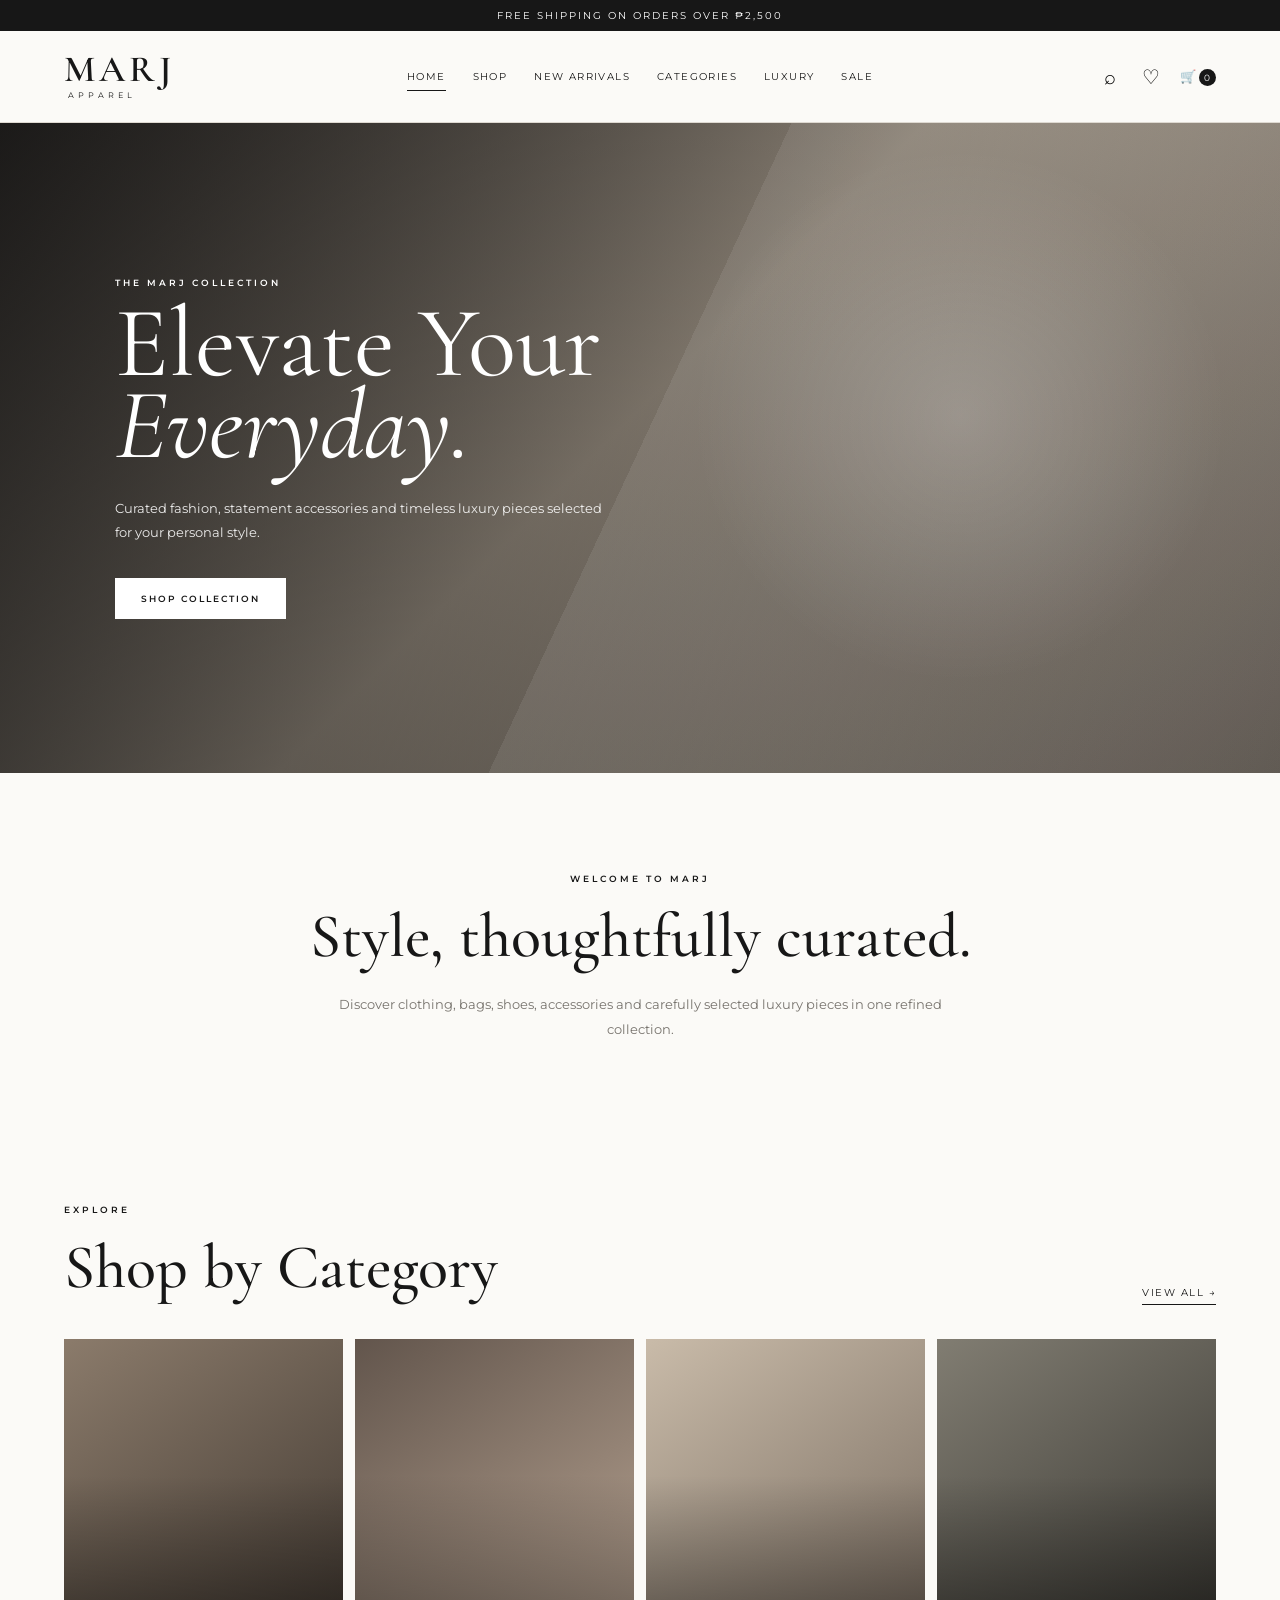
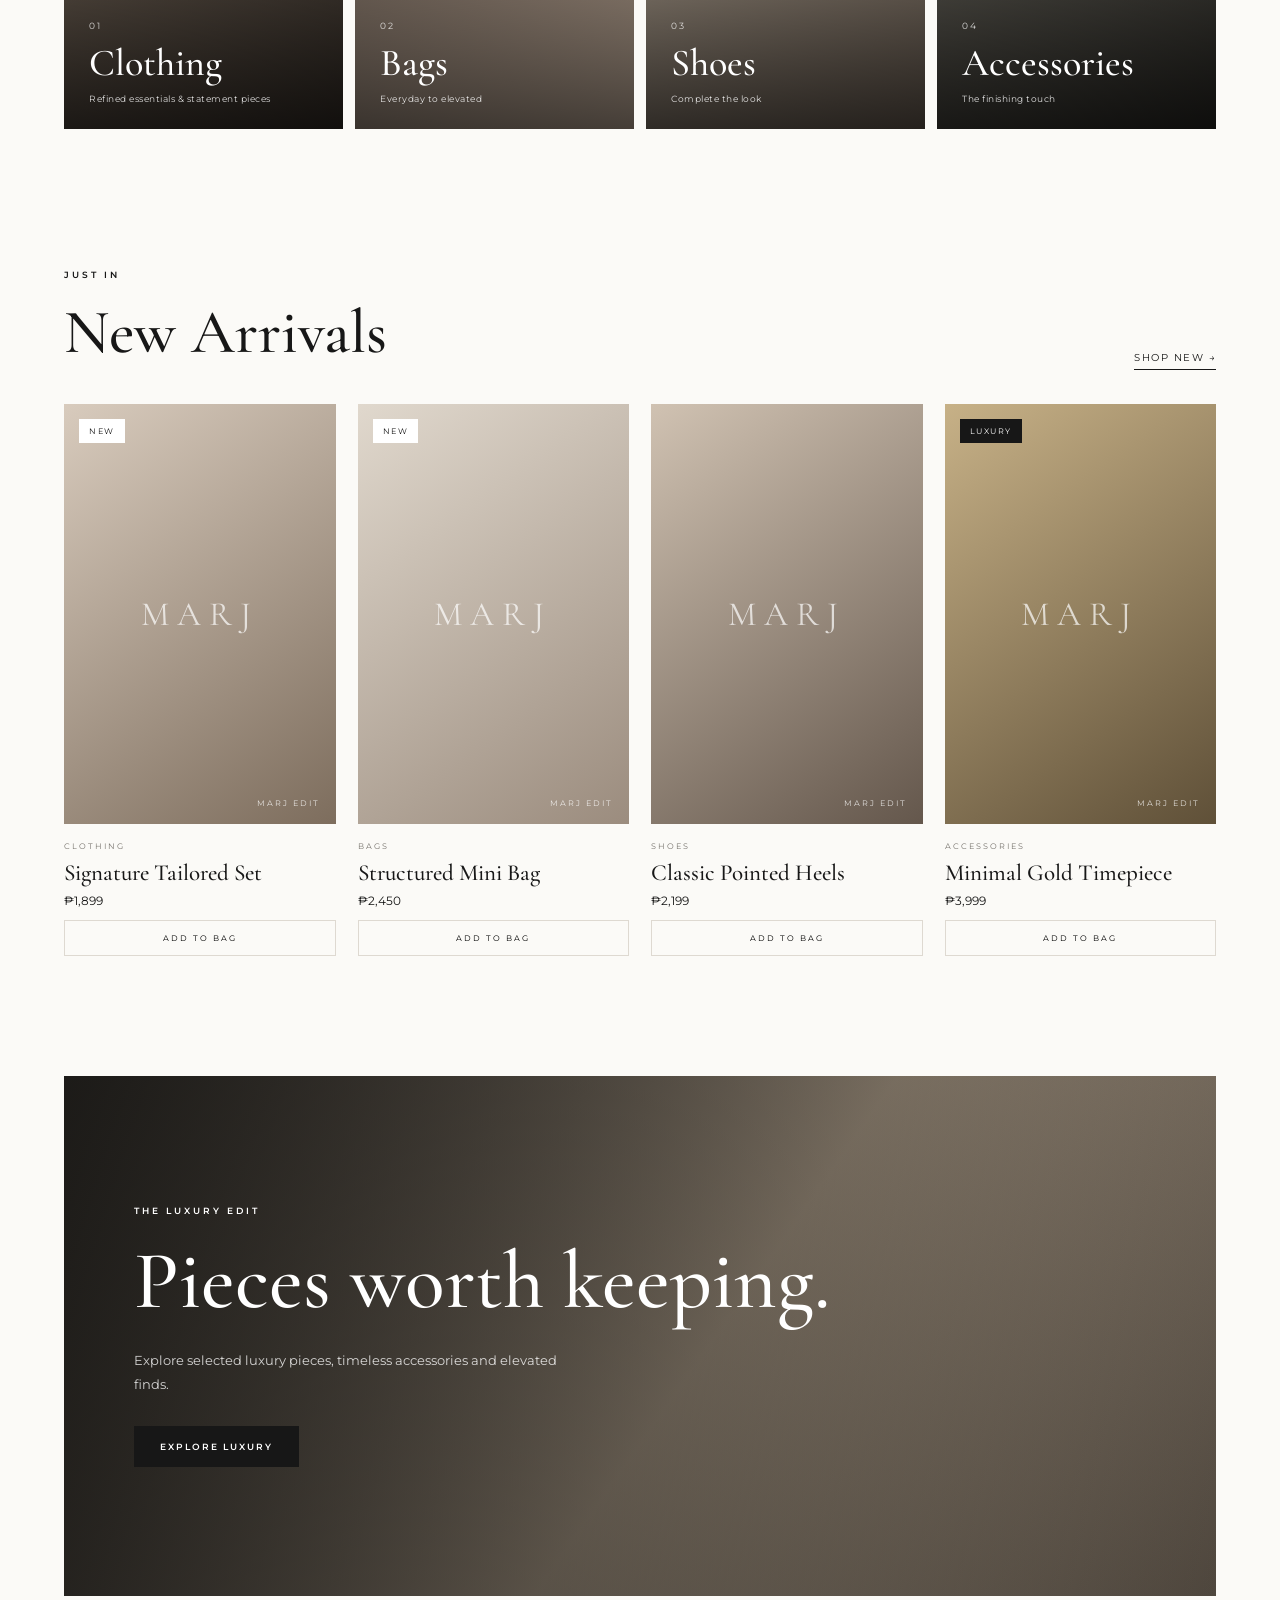
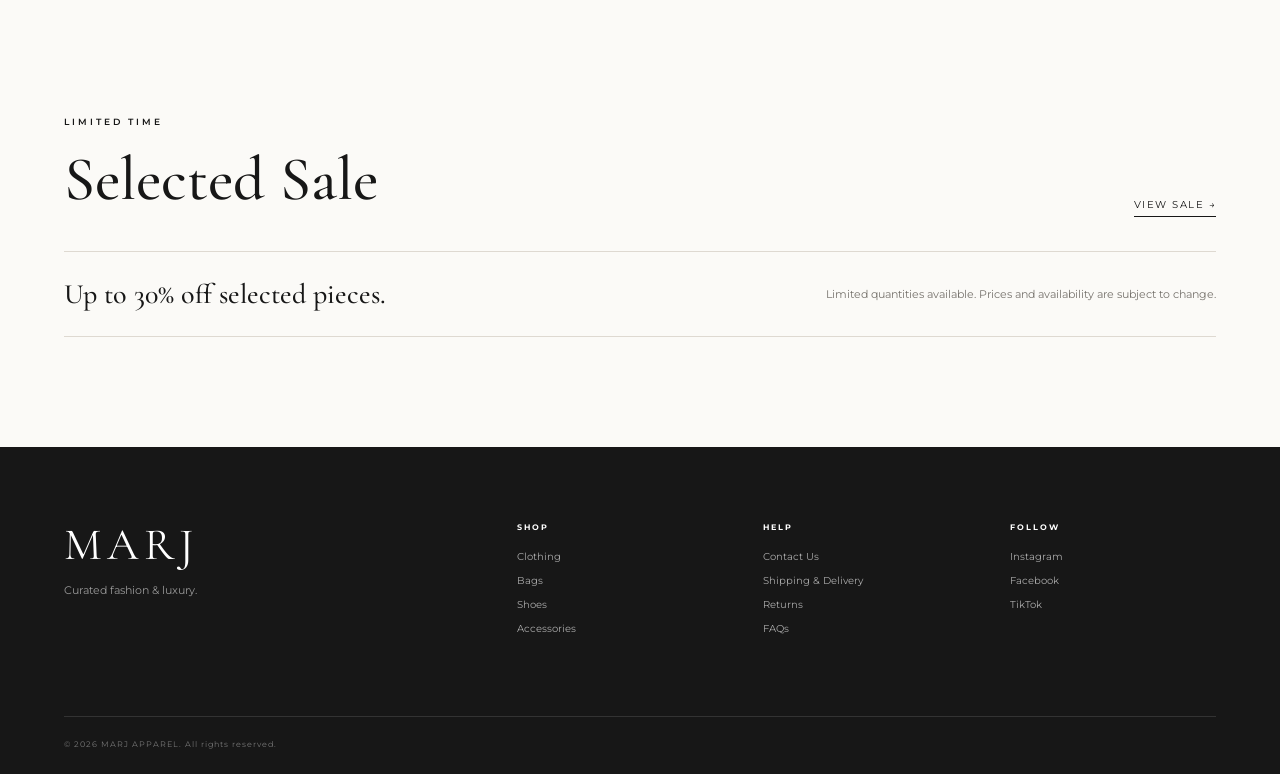
<file: index.html>
<!DOCTYPE html>
<html lang="en">
<head>
  <meta charset="UTF-8">
  <meta name="viewport" content="width=device-width, initial-scale=1.0">
  <meta name="description" content="MARJ APPAREL — curated fashion, bags, shoes, accessories and luxury pieces.">
  <title>MARJ APPAREL | Curated Fashion & Luxury</title>
  <link rel="preconnect" href="https://fonts.googleapis.com">
  <link rel="preconnect" href="https://fonts.gstatic.com" crossorigin>
  <link href="https://fonts.googleapis.com/css2?family=Cormorant+Garamond:wght@400;500;600;700&family=Montserrat:wght@400;500;600&display=swap" rel="stylesheet">
  <link rel="stylesheet" href="style.css">
</head>
<body>
  <div class="announcement">FREE SHIPPING ON ORDERS OVER ₱2,500</div>

  <header class="site-header">
    <a class="brand" href="index.html" aria-label="MARJ APPAREL home">
      <span class="brand-main">MARJ</span>
      <span class="brand-sub">APPAREL</span>
    </a>

    <button class="menu-toggle" aria-label="Open menu" aria-expanded="false">☰</button>

    <nav class="main-nav" aria-label="Main navigation">
      <a href="index.html" class="active">Home</a>
      <a href="pages/shop.html">Shop</a>
      <a href="#new-arrivals">New Arrivals</a>
      <a href="#categories">Categories</a>
      <a href="#luxury">Luxury</a>
      <a href="#sale">Sale</a>
    </nav>

    <div class="header-actions">
      <button aria-label="Search" class="icon-btn" id="searchBtn">⌕</button>
      <button aria-label="Wishlist" class="icon-btn">♡</button>
      <a aria-label="Shopping cart" class="cart-link" href="pages/cart.html">🛒 <span id="cartCount">0</span></a>
    </div>
  </header>

  <main>
    <section class="hero">
      <div class="hero-overlay"></div>
      <div class="hero-content">
        <p class="eyebrow">THE MARJ COLLECTION</p>
        <h1>Elevate Your<br><em>Everyday.</em></h1>
        <p class="hero-copy">Curated fashion, statement accessories and timeless luxury pieces selected for your personal style.</p>
        <a class="btn btn-light" href="pages/shop.html">SHOP COLLECTION</a>
      </div>
    </section>

    <section class="intro">
      <p class="eyebrow">WELCOME TO MARJ</p>
      <h2>Style, thoughtfully curated.</h2>
      <p>Discover clothing, bags, shoes, accessories and carefully selected luxury pieces in one refined collection.</p>
    </section>

    <section class="section" id="categories">
      <div class="section-heading">
        <div>
          <p class="eyebrow">EXPLORE</p>
          <h2>Shop by Category</h2>
        </div>
        <a class="text-link" href="pages/shop.html">View all →</a>
      </div>

      <div class="category-grid">
        <a class="category-card category-clothing" href="pages/shop.html?category=clothing">
          <div><span>01</span><h3>Clothing</h3><p>Refined essentials & statement pieces</p></div>
        </a>
        <a class="category-card category-bags" href="pages/shop.html?category=bags">
          <div><span>02</span><h3>Bags</h3><p>Everyday to elevated</p></div>
        </a>
        <a class="category-card category-shoes" href="pages/shop.html?category=shoes">
          <div><span>03</span><h3>Shoes</h3><p>Complete the look</p></div>
        </a>
        <a class="category-card category-accessories" href="pages/shop.html?category=accessories">
          <div><span>04</span><h3>Accessories</h3><p>The finishing touch</p></div>
        </a>
      </div>
    </section>

    <section class="section" id="new-arrivals">
      <div class="section-heading">
        <div>
          <p class="eyebrow">JUST IN</p>
          <h2>New Arrivals</h2>
        </div>
        <a class="text-link" href="pages/shop.html?filter=new">Shop new →</a>
      </div>

      <div class="product-grid">
        <article class="product-card">
          <a class="product-image image-1" href="pages/product.html?id=MARJ001">
            <span class="badge">NEW</span>
            <span class="image-label">MARJ EDIT</span>
          </a>
          <div class="product-info">
            <p class="product-category">CLOTHING</p>
            <h3>Signature Tailored Set</h3>
            <p class="price">₱1,899</p>
          </div>
          <button class="add-btn" data-product="MARJ001" data-name="Signature Tailored Set" data-price="1899">ADD TO BAG</button>
        </article>

        <article class="product-card">
          <a class="product-image image-2" href="pages/product.html?id=MARJ002">
            <span class="badge">NEW</span>
            <span class="image-label">MARJ EDIT</span>
          </a>
          <div class="product-info">
            <p class="product-category">BAGS</p>
            <h3>Structured Mini Bag</h3>
            <p class="price">₱2,450</p>
          </div>
          <button class="add-btn" data-product="MARJ002" data-name="Structured Mini Bag" data-price="2450">ADD TO BAG</button>
        </article>

        <article class="product-card">
          <a class="product-image image-3" href="pages/product.html?id=MARJ003">
            <span class="image-label">MARJ EDIT</span>
          </a>
          <div class="product-info">
            <p class="product-category">SHOES</p>
            <h3>Classic Pointed Heels</h3>
            <p class="price">₱2,199</p>
          </div>
          <button class="add-btn" data-product="MARJ003" data-name="Classic Pointed Heels" data-price="2199">ADD TO BAG</button>
        </article>

        <article class="product-card">
          <a class="product-image image-4" href="pages/product.html?id=MARJ004">
            <span class="badge luxury">LUXURY</span>
            <span class="image-label">MARJ EDIT</span>
          </a>
          <div class="product-info">
            <p class="product-category">ACCESSORIES</p>
            <h3>Minimal Gold Timepiece</h3>
            <p class="price">₱3,999</p>
          </div>
          <button class="add-btn" data-product="MARJ004" data-name="Minimal Gold Timepiece" data-price="3999">ADD TO BAG</button>
        </article>
      </div>
    </section>

    <section class="luxury-banner" id="luxury">
      <div>
        <p class="eyebrow">THE LUXURY EDIT</p>
        <h2>Pieces worth keeping.</h2>
        <p>Explore selected luxury pieces, timeless accessories and elevated finds.</p>
        <a class="btn btn-dark" href="pages/shop.html?category=luxury">EXPLORE LUXURY</a>
      </div>
    </section>

    <section class="section sale-section" id="sale">
      <div class="section-heading">
        <div>
          <p class="eyebrow">LIMITED TIME</p>
          <h2>Selected Sale</h2>
        </div>
        <a class="text-link" href="pages/shop.html?filter=sale">View sale →</a>
      </div>
      <div class="sale-note">
        <strong>Up to 30% off selected pieces.</strong>
        <span>Limited quantities available. Prices and availability are subject to change.</span>
      </div>
    </section>
  </main>

  <footer class="site-footer">
    <div>
      <div class="footer-brand">MARJ</div>
      <p>Curated fashion & luxury.</p>
    </div>
    <div>
      <h4>SHOP</h4>
      <a href="pages/shop.html?category=clothing">Clothing</a>
      <a href="pages/shop.html?category=bags">Bags</a>
      <a href="pages/shop.html?category=shoes">Shoes</a>
      <a href="pages/shop.html?category=accessories">Accessories</a>
    </div>
    <div>
      <h4>HELP</h4>
      <a href="#">Contact Us</a>
      <a href="#">Shipping & Delivery</a>
      <a href="#">Returns</a>
      <a href="#">FAQs</a>
    </div>
    <div>
      <h4>FOLLOW</h4>
      <a href="#">Instagram</a>
      <a href="#">Facebook</a>
      <a href="#">TikTok</a>
    </div>
    <div class="footer-bottom">© <span id="year"></span> MARJ APPAREL. All rights reserved.</div>
  </footer>

  <div class="search-panel" id="searchPanel" aria-hidden="true">
    <div class="search-inner">
      <button class="close-search" id="closeSearch">×</button>
      <p class="eyebrow">SEARCH MARJ</p>
      <input id="searchInput" type="search" placeholder="Search clothing, bags, shoes..." autocomplete="off">
      <p class="search-hint">Search will be connected to the product database in the next phase.</p>
    </div>
  </div>

  <script src="script.js"></script>
</body>
</html>
</file>
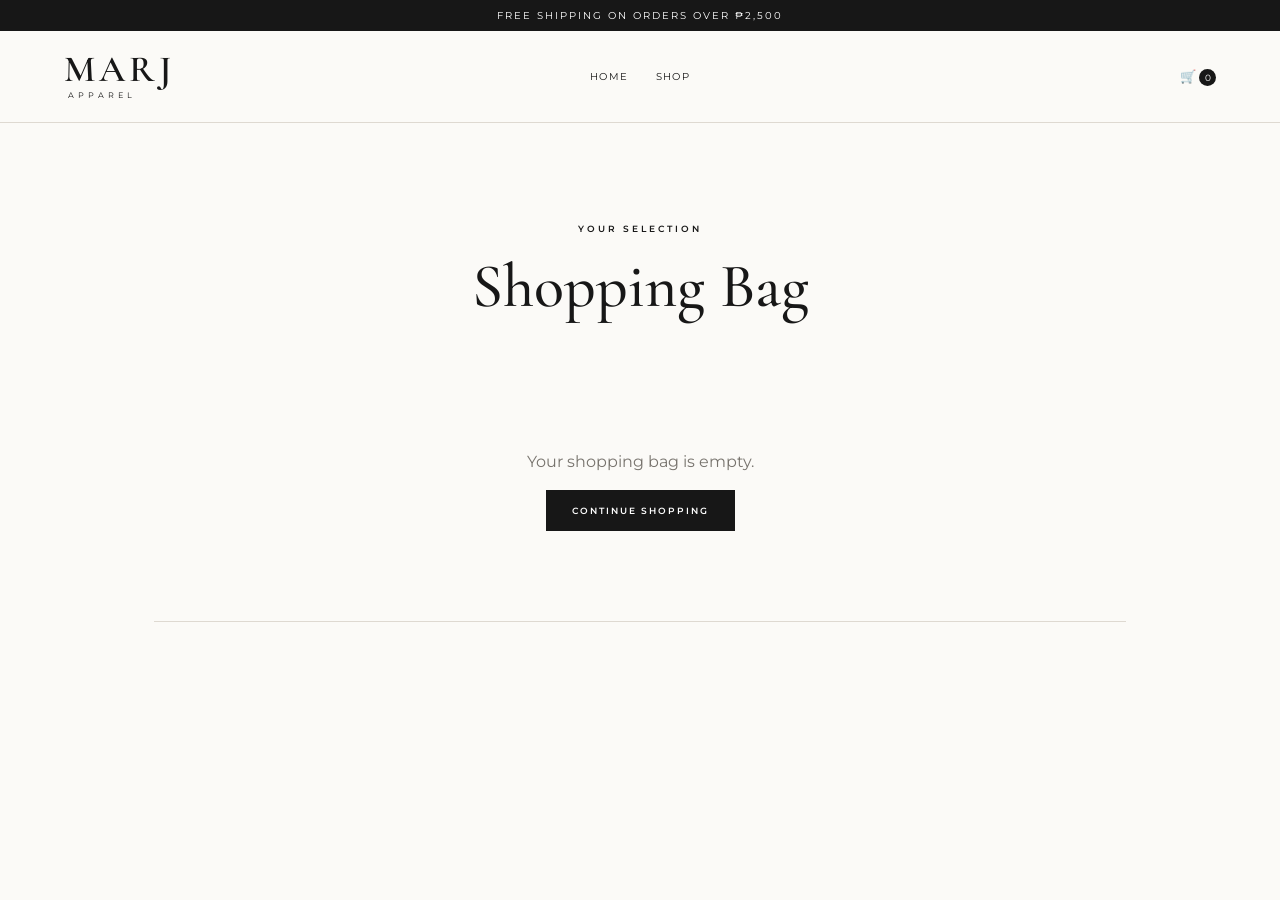
<file: pages/cart.html>
<!DOCTYPE html>
<html lang="en">
<head>
  <meta charset="UTF-8"><meta name="viewport" content="width=device-width, initial-scale=1.0">
  <title>Cart | MARJ APPAREL</title>
  <link rel="preconnect" href="https://fonts.googleapis.com"><link rel="preconnect" href="https://fonts.gstatic.com" crossorigin>
  <link href="https://fonts.googleapis.com/css2?family=Cormorant+Garamond:wght@400;500;600&family=Montserrat:wght@400;500;600&display=swap" rel="stylesheet">
  <link rel="stylesheet" href="../style.css">
</head>
<body>
  <div class="announcement">FREE SHIPPING ON ORDERS OVER ₱2,500</div>
  <header class="site-header"><a class="brand" href="../index.html"><span class="brand-main">MARJ</span><span class="brand-sub">APPAREL</span></a><nav class="main-nav" style="display:flex"><a href="../index.html">Home</a><a href="shop.html">Shop</a></nav><div class="header-actions"><span class="cart-link">🛒 <span id="cartCount">0</span></span></div></header>
  <main>
    <section class="intro" style="padding-bottom:30px"><p class="eyebrow">YOUR SELECTION</p><h2>Shopping Bag</h2></section>
    <section class="section" style="padding-top:20px;max-width:1100px;margin:auto">
      <div id="cartItems"></div>
      <div id="cartSummary" style="border-top:1px solid var(--line);margin-top:30px;padding-top:25px;text-align:right"></div>
    </section>
  </main>
  <script src="../script.js"></script>
  <script>
    const container = document.getElementById("cartItems");
    const summary = document.getElementById("cartSummary");
    const cart = getCart();

    if (!cart.length) {
      container.innerHTML = '<div style="text-align:center;padding:60px 0;color:var(--muted)">Your shopping bag is empty.<br><br><a class="btn btn-dark" href="shop.html">CONTINUE SHOPPING</a></div>';
    } else {
      let total = 0;
      container.innerHTML = cart.map((item, i) => {
        total += item.price * item.qty;
        return `<div style="display:grid;grid-template-columns:1fr 100px 100px 80px;gap:20px;padding:20px 0;border-bottom:1px solid var(--line);align-items:center">
          <div><p class="product-category">ITEM ${String(i+1).padStart(2,"0")}</p><h3 style="font-family:var(--serif);font-size:25px;margin:0">${item.name}</h3></div>
          <div>₱${item.price.toLocaleString()}</div><div>Qty: ${item.qty}</div>
          <button onclick="removeItem('${item.id}')" style="border:0;background:none;cursor:pointer;text-decoration:underline;font-size:9px">REMOVE</button>
        </div>`;
      }).join("");
      summary.innerHTML = `<strong style="font-family:var(--serif);font-size:28px">Subtotal: ₱${total.toLocaleString()}</strong><br><br><button class="btn btn-dark" onclick="alert('Checkout will be connected to the order system in the next phase.')">CHECKOUT</button>`;
    }

    function removeItem(id) {
      const updated = getCart().filter(item => item.id !== id);
      saveCart(updated);
      location.reload();
    }
  </script>
</body>
</html>
</file>
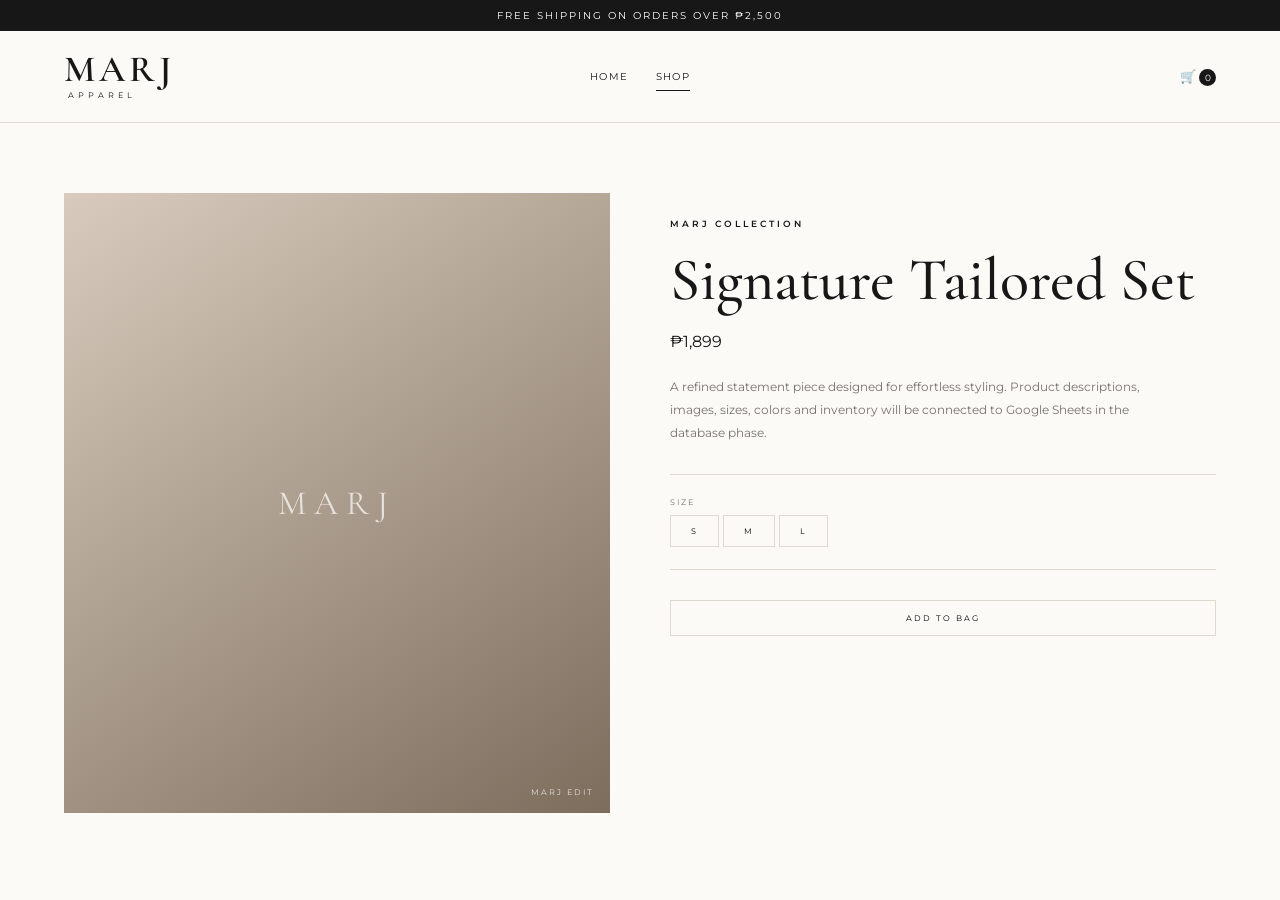
<file: pages/product.html>
<!DOCTYPE html>
<html lang="en">
<head>
  <meta charset="UTF-8"><meta name="viewport" content="width=device-width, initial-scale=1.0">
  <title>Product | MARJ APPAREL</title>
  <link rel="preconnect" href="https://fonts.googleapis.com"><link rel="preconnect" href="https://fonts.gstatic.com" crossorigin>
  <link href="https://fonts.googleapis.com/css2?family=Cormorant+Garamond:wght@400;500;600&family=Montserrat:wght@400;500;600&display=swap" rel="stylesheet">
  <link rel="stylesheet" href="../style.css">
</head>
<body>
  <div class="announcement">FREE SHIPPING ON ORDERS OVER ₱2,500</div>
  <header class="site-header">
    <a class="brand" href="../index.html"><span class="brand-main">MARJ</span><span class="brand-sub">APPAREL</span></a>
    <nav class="main-nav" style="display:flex"><a href="../index.html">Home</a><a href="shop.html" class="active">Shop</a></nav>
    <div class="header-actions"><a class="cart-link" href="cart.html">🛒 <span id="cartCount">0</span></a></div>
  </header>
  <main>
    <section class="section">
      <div style="display:grid;grid-template-columns:1fr 1fr;gap:60px;align-items:start">
        <div class="product-image image-1" style="height:620px"><span class="image-label">MARJ EDIT</span></div>
        <div style="padding-top:25px">
          <p class="eyebrow">MARJ COLLECTION</p>
          <h1 style="font-family:var(--serif);font-size:60px;font-weight:500;margin:0 0 10px">Signature Tailored Set</h1>
          <p style="font-size:16px;margin-bottom:25px">₱1,899</p>
          <p style="color:var(--muted);font-size:12px;line-height:1.9;max-width:500px">A refined statement piece designed for effortless styling. Product descriptions, images, sizes, colors and inventory will be connected to Google Sheets in the database phase.</p>
          <div style="margin:30px 0;border-top:1px solid var(--line);border-bottom:1px solid var(--line);padding:22px 0">
            <p class="product-category">SIZE</p>
            <button class="add-btn" style="width:auto;padding:10px 20px">S</button>
            <button class="add-btn" style="width:auto;padding:10px 20px">M</button>
            <button class="add-btn" style="width:auto;padding:10px 20px">L</button>
          </div>
          <button class="add-btn" data-product="MARJ001" data-name="Signature Tailored Set" data-price="1899">ADD TO BAG</button>
        </div>
      </div>
    </section>
  </main>
  <script src="../script.js"></script>
</body>
</html>
</file>
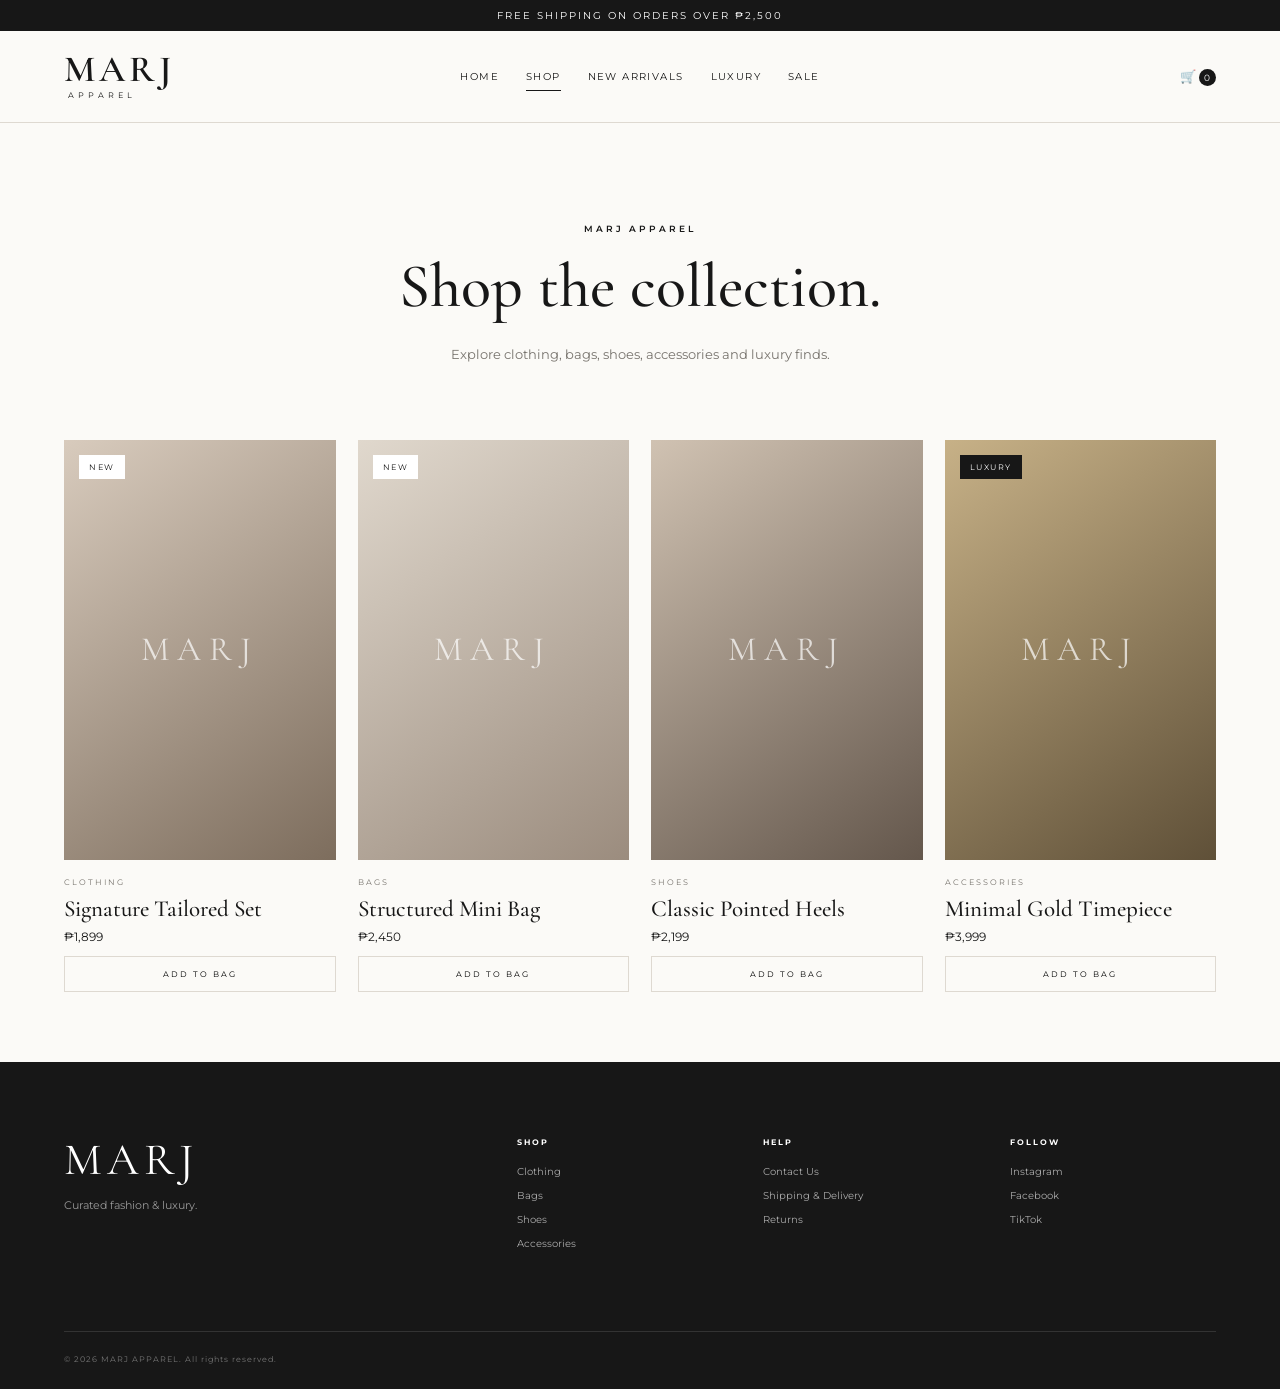
<file: pages/shop.html>
<!DOCTYPE html>
<html lang="en">
<head>
  <meta charset="UTF-8">
  <meta name="viewport" content="width=device-width, initial-scale=1.0">
  <title>Shop | MARJ APPAREL</title>
  <link rel="preconnect" href="https://fonts.googleapis.com">
  <link rel="preconnect" href="https://fonts.gstatic.com" crossorigin>
  <link href="https://fonts.googleapis.com/css2?family=Cormorant+Garamond:wght@400;500;600&family=Montserrat:wght@400;500;600&display=swap" rel="stylesheet">
  <link rel="stylesheet" href="../style.css">
</head>
<body>
  <div class="announcement">FREE SHIPPING ON ORDERS OVER ₱2,500</div>
  <header class="site-header">
    <a class="brand" href="../index.html"><span class="brand-main">MARJ</span><span class="brand-sub">APPAREL</span></a>
    <nav class="main-nav" style="display:flex">
      <a href="../index.html">Home</a><a href="shop.html" class="active">Shop</a><a href="../index.html#new-arrivals">New Arrivals</a><a href="../index.html#luxury">Luxury</a><a href="../index.html#sale">Sale</a>
    </nav>
    <div class="header-actions"><a class="cart-link" href="cart.html">🛒 <span id="cartCount">0</span></a></div>
  </header>

  <main>
    <section class="intro" style="padding-bottom:40px">
      <p class="eyebrow">MARJ APPAREL</p>
      <h2>Shop the collection.</h2>
      <p>Explore clothing, bags, shoes, accessories and luxury finds.</p>
    </section>

    <section class="section" style="padding-top:20px">
      <div class="product-grid">
        <article class="product-card"><a class="product-image image-1" href="product.html?id=MARJ001"><span class="badge">NEW</span></a><div class="product-info"><p class="product-category">CLOTHING</p><h3>Signature Tailored Set</h3><p class="price">₱1,899</p></div><button class="add-btn" data-product="MARJ001" data-name="Signature Tailored Set" data-price="1899">ADD TO BAG</button></article>
        <article class="product-card"><a class="product-image image-2" href="product.html?id=MARJ002"><span class="badge">NEW</span></a><div class="product-info"><p class="product-category">BAGS</p><h3>Structured Mini Bag</h3><p class="price">₱2,450</p></div><button class="add-btn" data-product="MARJ002" data-name="Structured Mini Bag" data-price="2450">ADD TO BAG</button></article>
        <article class="product-card"><a class="product-image image-3" href="product.html?id=MARJ003"></a><div class="product-info"><p class="product-category">SHOES</p><h3>Classic Pointed Heels</h3><p class="price">₱2,199</p></div><button class="add-btn" data-product="MARJ003" data-name="Classic Pointed Heels" data-price="2199">ADD TO BAG</button></article>
        <article class="product-card"><a class="product-image image-4" href="product.html?id=MARJ004"><span class="badge luxury">LUXURY</span></a><div class="product-info"><p class="product-category">ACCESSORIES</p><h3>Minimal Gold Timepiece</h3><p class="price">₱3,999</p></div><button class="add-btn" data-product="MARJ004" data-name="Minimal Gold Timepiece" data-price="3999">ADD TO BAG</button></article>
      </div>
    </section>
  </main>

  <footer class="site-footer">
    <div><div class="footer-brand">MARJ</div><p>Curated fashion & luxury.</p></div>
    <div><h4>SHOP</h4><a href="#">Clothing</a><a href="#">Bags</a><a href="#">Shoes</a><a href="#">Accessories</a></div>
    <div><h4>HELP</h4><a href="#">Contact Us</a><a href="#">Shipping & Delivery</a><a href="#">Returns</a></div>
    <div><h4>FOLLOW</h4><a href="#">Instagram</a><a href="#">Facebook</a><a href="#">TikTok</a></div>
    <div class="footer-bottom">© <span id="year"></span> MARJ APPAREL. All rights reserved.</div>
  </footer>
  <script src="../script.js"></script>
</body>
</html>
</file>
<file: style.css>
:root {
  --ink: #171717;
  --muted: #77736d;
  --cream: #f5f1ea;
  --ivory: #fbfaf7;
  --line: #ded9d1;
  --gold: #b69a67;
  --white: #ffffff;
  --serif: "Cormorant Garamond", Georgia, serif;
  --sans: "Montserrat", Arial, sans-serif;
}

* { box-sizing: border-box; }
html { scroll-behavior: smooth; }
body { margin: 0; color: var(--ink); background: var(--ivory); font-family: var(--sans); }
a { color: inherit; text-decoration: none; }
button, input { font: inherit; }

.announcement {
  background: var(--ink); color: #fff; text-align: center;
  padding: 9px 15px; font-size: 10px; letter-spacing: 2px;
}

.site-header {
  height: 92px; padding: 0 5vw; display: flex; align-items: center;
  justify-content: space-between; gap: 30px; background: rgba(251,250,247,.96);
  border-bottom: 1px solid var(--line); position: sticky; top: 0; z-index: 20;
}

.brand { display: flex; flex-direction: column; line-height: .85; min-width: 125px; }
.brand-main { font-family: var(--serif); font-size: 37px; font-weight: 600; letter-spacing: 4px; }
.brand-sub { font-size: 8px; letter-spacing: 4px; margin-left: 4px; margin-top: 7px; }

.main-nav { display: flex; gap: 27px; align-items: center; }
.main-nav a { text-transform: uppercase; font-size: 10px; letter-spacing: 1.4px; position: relative; padding: 8px 0; }
.main-nav a::after { content: ""; position: absolute; bottom: 0; left: 0; width: 0; height: 1px; background: var(--ink); transition: .25s; }
.main-nav a:hover::after, .main-nav a.active::after { width: 100%; }

.header-actions { display: flex; gap: 14px; align-items: center; min-width: 125px; justify-content: flex-end; }
.icon-btn, .cart-link { border: 0; background: none; cursor: pointer; font-size: 20px; }
.cart-link { font-size: 13px; }
#cartCount { display: inline-flex; min-width: 17px; height: 17px; align-items: center; justify-content: center; border-radius: 50%; background: var(--ink); color: #fff; font-size: 9px; }
.menu-toggle { display: none; border: 0; background: none; font-size: 22px; }

.hero {
  min-height: 650px; position: relative; display: flex; align-items: center;
  background:
    linear-gradient(90deg, rgba(18,18,18,.65), rgba(18,18,18,.12)),
    linear-gradient(135deg, #2d2926 0%, #b7aa99 48%, #5d554d 100%);
  overflow: hidden;
}
.hero::before {
  content: ""; position: absolute; inset: 0;
  background: radial-gradient(circle at 75% 45%, rgba(255,255,255,.2), transparent 26%),
              linear-gradient(115deg, transparent 50%, rgba(255,255,255,.08) 50%);
}
.hero-content { position: relative; z-index: 1; color: #fff; width: min(650px, 90%); margin-left: 9vw; }
.eyebrow { font-size: 9px; letter-spacing: 3px; font-weight: 600; margin: 0 0 15px; }
.hero h1 { font-family: var(--serif); font-size: clamp(58px, 8vw, 100px); line-height: .82; font-weight: 400; margin: 0 0 30px; }
.hero h1 em { font-weight: 400; }
.hero-copy { max-width: 500px; line-height: 1.8; font-size: 13px; margin-bottom: 34px; color: rgba(255,255,255,.9); }

.btn { display: inline-block; padding: 15px 26px; font-size: 9px; letter-spacing: 2px; font-weight: 600; transition: .25s; }
.btn-light { background: #fff; color: var(--ink); }
.btn-light:hover { background: var(--cream); transform: translateY(-2px); }
.btn-dark { background: var(--ink); color: #fff; }
.btn-dark:hover { background: #333; transform: translateY(-2px); }

.intro { text-align: center; max-width: 720px; margin: 0 auto; padding: 100px 25px 80px; }
.intro h2, .section h2, .luxury-banner h2 { font-family: var(--serif); font-size: clamp(40px, 5vw, 62px); font-weight: 500; margin: 0 0 18px; }
.intro > p:last-child { color: var(--muted); line-height: 1.9; font-size: 13px; }

.section { padding: 70px 5vw; }
.section-heading { display: flex; align-items: end; justify-content: space-between; margin-bottom: 34px; }
.section-heading h2 { margin-bottom: 0; }
.text-link { font-size: 10px; text-transform: uppercase; letter-spacing: 1.5px; border-bottom: 1px solid var(--ink); padding-bottom: 5px; }

.category-grid { display: grid; grid-template-columns: repeat(4, 1fr); gap: 12px; }
.category-card { min-height: 390px; position: relative; display: flex; align-items: end; padding: 25px; color: #fff; overflow: hidden; }
.category-card::before { content: ""; position: absolute; inset: 0; background: linear-gradient(0deg, rgba(0,0,0,.65), transparent 65%); }
.category-card::after { content: ""; position: absolute; inset: 0; background: inherit; filter: brightness(.85); transition: transform .5s; z-index: -1; }
.category-card:hover::after { transform: scale(1.04); }
.category-card > div { position: relative; z-index: 1; }
.category-card span { font-size: 9px; letter-spacing: 2px; opacity: .8; }
.category-card h3 { font-family: var(--serif); font-size: 38px; font-weight: 500; margin: 7px 0; }
.category-card p { margin: 0; font-size: 9px; letter-spacing: .5px; opacity: .85; }
.category-clothing { background: linear-gradient(145deg,#8b7b6b,#332c26); }
.category-bags { background: linear-gradient(145deg,#62554c,#c6b19e); }
.category-shoes { background: linear-gradient(145deg,#c9bba9,#695d52); }
.category-accessories { background: linear-gradient(145deg,#817d72,#292824); }

.product-grid { display: grid; grid-template-columns: repeat(4, 1fr); gap: 22px; }
.product-image { display: flex; align-items: center; justify-content: center; height: 420px; position: relative; overflow: hidden; }
.product-image::after { content: "MARJ"; font-family: var(--serif); font-size: 34px; letter-spacing: 8px; color: rgba(255,255,255,.7); }
.image-1 { background: linear-gradient(145deg,#d8cbbd,#7d6d5d); }
.image-2 { background: linear-gradient(145deg,#e0d8cd,#9b8c7e); }
.image-3 { background: linear-gradient(145deg,#d0c2b2,#64574c); }
.image-4 { background: linear-gradient(145deg,#c7b187,#5f5038); }
.badge { position: absolute; top: 15px; left: 15px; z-index: 2; background: #fff; padding: 7px 10px; font-size: 8px; letter-spacing: 1.5px; }
.badge.luxury { background: var(--ink); color: #fff; }
.image-label { position: absolute; bottom: 16px; right: 16px; color: rgba(255,255,255,.8); font-size: 8px; letter-spacing: 2px; }
.product-info { padding: 17px 0 12px; }
.product-category { color: var(--muted); font-size: 8px; letter-spacing: 2px; margin: 0 0 8px; }
.product-info h3 { font-family: var(--serif); font-size: 23px; font-weight: 500; margin: 0 0 6px; }
.price { font-size: 12px; margin: 0; }
.add-btn { width: 100%; padding: 12px; background: transparent; border: 1px solid var(--line); cursor: pointer; font-size: 8px; letter-spacing: 2px; transition: .2s; }
.add-btn:hover { background: var(--ink); color: #fff; border-color: var(--ink); }

.luxury-banner {
  margin: 50px 5vw; min-height: 520px; padding: 70px;
  display: flex; align-items: center; background:
  linear-gradient(90deg, rgba(20,19,17,.8), rgba(20,19,17,.12)),
  linear-gradient(125deg,#3d3934,#a49582 55%,#564d43);
  color: #fff;
}
.luxury-banner h2 { font-size: clamp(50px, 7vw, 82px); }
.luxury-banner p:not(.eyebrow) { max-width: 450px; color: rgba(255,255,255,.8); font-size: 13px; line-height: 1.8; margin-bottom: 30px; }

.sale-section { padding-bottom: 110px; }
.sale-note { border-top: 1px solid var(--line); border-bottom: 1px solid var(--line); padding: 25px 0; display: flex; justify-content: space-between; gap: 30px; }
.sale-note strong { font-family: var(--serif); font-size: 28px; font-weight: 500; }
.sale-note span { color: var(--muted); font-size: 11px; align-self: center; }

.site-footer { background: var(--ink); color: #fff; padding: 70px 5vw 25px; display: grid; grid-template-columns: 2fr 1fr 1fr 1fr; gap: 40px; position: relative; }
.footer-brand { font-family: var(--serif); font-size: 45px; letter-spacing: 5px; }
.site-footer p { color: #999; font-size: 11px; }
.site-footer h4 { font-size: 8px; letter-spacing: 2px; margin: 5px 0 18px; }
.site-footer a { display: block; color: #aaa; font-size: 10px; margin: 0 0 11px; }
.site-footer a:hover { color: #fff; }
.footer-bottom { grid-column: 1 / -1; border-top: 1px solid #333; padding-top: 22px; color: #777; font-size: 8px; letter-spacing: 1px; margin-top: 30px; }

.search-panel { position: fixed; inset: 0; background: rgba(251,250,247,.98); z-index: 50; display: none; align-items: center; justify-content: center; }
.search-panel.open { display: flex; }
.search-inner { width: min(650px, 85%); position: relative; }
.search-inner input { width: 100%; border: 0; border-bottom: 1px solid var(--ink); background: transparent; padding: 15px 0; outline: 0; font-family: var(--serif); font-size: 38px; }
.search-hint { color: var(--muted); font-size: 10px; margin-top: 15px; }
.close-search { position: fixed; top: 30px; right: 5vw; border: 0; background: none; font-size: 30px; cursor: pointer; }

@media (max-width: 1000px) {
  .main-nav { gap: 13px; }
  .category-grid, .product-grid { grid-template-columns: repeat(2, 1fr); }
  .category-card { min-height: 330px; }
  .product-image { height: 360px; }
}

@media (max-width: 720px) {
  .site-header { height: 75px; }
  .menu-toggle { display: block; order: 3; }
  .main-nav { display: none; position: absolute; top: 75px; left: 0; right: 0; background: var(--ivory); border-bottom: 1px solid var(--line); padding: 20px 5vw; flex-direction: column; align-items: flex-start; }
  .main-nav.open { display: flex; }
  .header-actions { min-width: auto; margin-left: auto; }
  .brand-main { font-size: 30px; }
  .brand-sub { font-size: 7px; }
  .hero { min-height: 570px; }
  .hero-content { margin-left: 6vw; }
  .section { padding: 55px 5vw; }
  .category-grid, .product-grid { grid-template-columns: 1fr 1fr; gap: 10px; }
  .category-card { min-height: 270px; padding: 17px; }
  .category-card h3 { font-size: 28px; }
  .product-image { height: 250px; }
  .product-info h3 { font-size: 19px; }
  .luxury-banner { margin: 30px 5vw; padding: 45px 30px; min-height: 430px; }
  .sale-note { flex-direction: column; }
  .site-footer { grid-template-columns: 1fr 1fr; }
  .footer-bottom { grid-column: 1 / -1; }
}

@media (max-width: 480px) {
  .header-actions .icon-btn:first-child { display: none; }
  .category-grid, .product-grid { grid-template-columns: 1fr; }
  .category-card { min-height: 360px; }
  .product-image { height: 380px; }
  .hero h1 { font-size: 65px; }
}
</file>
